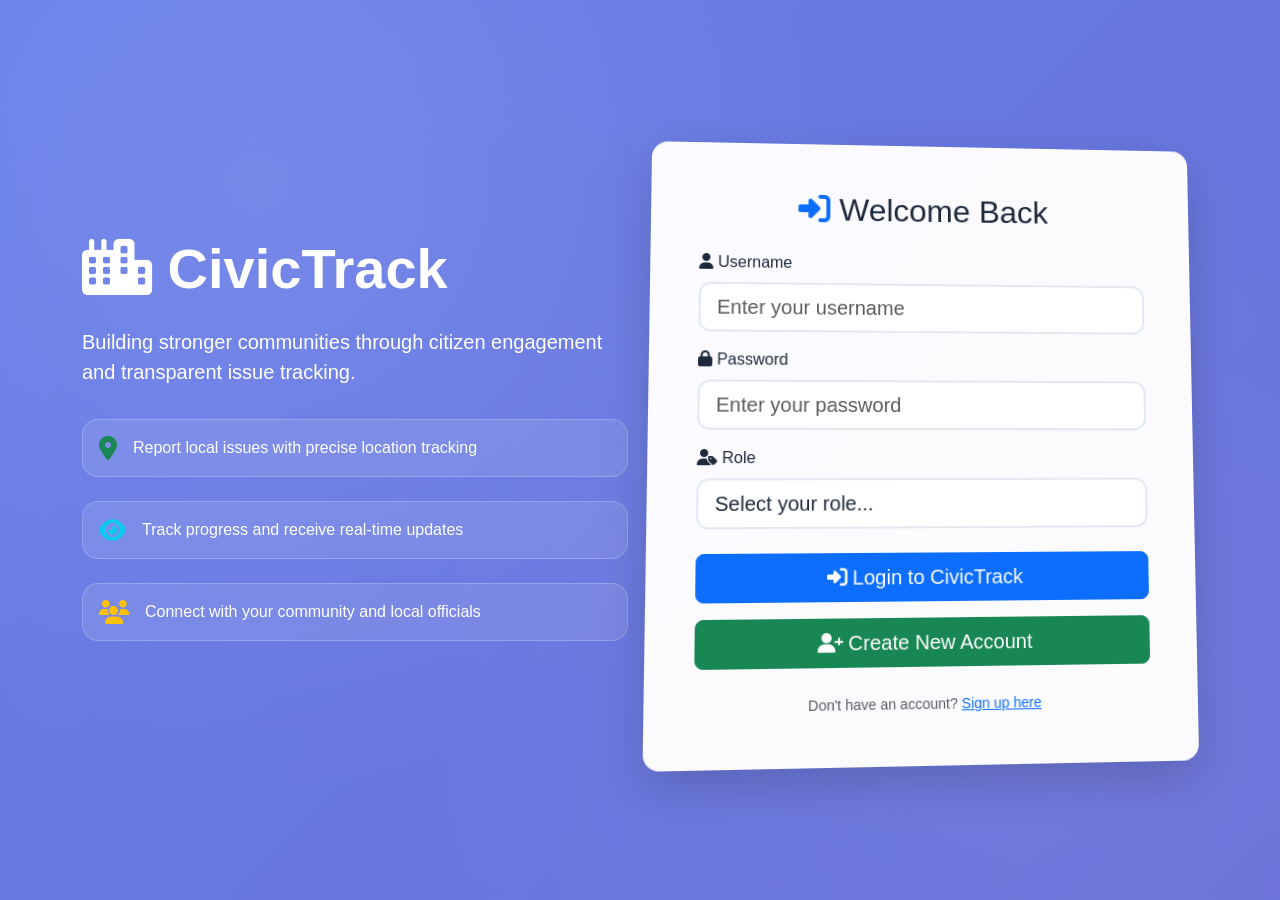
<file: CivicTrack-main/index.html>
<!DOCTYPE html>
<html lang="en">
<head>
    <meta charset="UTF-8">
    <meta name="viewport" content="width=device-width, initial-scale=1.0">
    <title>CivicTrack - Login</title>
    
    <!-- Crisp rendering -->
    <meta name="color-scheme" content="light dark">
    <meta name="theme-color" content="#2563eb">

    <link href="https://cdn.jsdelivr.net/npm/bootstrap@5.3.0/dist/css/bootstrap.min.css" rel="stylesheet">
    <link rel="stylesheet" href="https://cdnjs.cloudflare.com/ajax/libs/font-awesome/6.4.0/css/all.min.css">
    <link rel="stylesheet" href="styles/global.css">
    <link rel="stylesheet" href="styles/index.css">

    <style>
        * {
            -webkit-font-smoothing: antialiased;
            -moz-osx-font-smoothing: grayscale;
            text-rendering: optimizeLegibility;
        }
        body {
            background: linear-gradient(135deg, #667eea 0%, #764ba2 100%);
            min-height: 100vh;
            margin: 0;
            font-family: 'Segoe UI', Tahoma, Geneva, Verdana, sans-serif;
        }
    </style>
</head>
<body class="light-mode">
    <div class="hero-section">
        <div class="container">
            <div class="row min-vh-100 align-items-center">
                <div class="col-lg-6">
                    <div class="hero-content">
                        <h1 class="display-4 fw-bold text-white mb-4">
                            <i class="fas fa-city"></i> CivicTrack
                        </h1>
                        <p class="lead mb-4 text-white">Building stronger communities through citizen engagement and transparent issue tracking.</p>
                        <div class="features-list">
                            <div class="feature-item">
                                <i class="fas fa-map-marker-alt text-success"></i>
                                <span>Report local issues with precise location tracking</span>
                            </div>
                            <div class="feature-item">
                                <i class="fas fa-eye text-info"></i>
                                <span>Track progress and receive real-time updates</span>
                            </div>
                            <div class="feature-item">
                                <i class="fas fa-users text-warning"></i>
                                <span>Connect with your community and local officials</span>
                            </div>
                        </div>
                    </div>
                </div>
                
                <div class="col-lg-6">
                    <div class="login-card">
                        <div class="card shadow-lg border-0">
                            <div class="card-body p-5">
                                <h2 class="card-title text-center mb-4">
                                    <i class="fas fa-sign-in-alt text-primary"></i> Welcome Back
                                </h2>
                                
                                <form id="loginForm" class="login-form">
                                    <div class="mb-3">
                                        <label for="username" class="form-label">
                                            <i class="fas fa-user"></i> Username
                                        </label>
                                        <input type="text" class="form-control form-control-lg" 
                                               id="username" name="username" 
                                               placeholder="Enter your username" required>
                                    </div>
                                    
                                    <div class="mb-3">
                                        <label for="password" class="form-label">
                                            <i class="fas fa-lock"></i> Password
                                        </label>
                                        <input type="password" class="form-control form-control-lg" 
                                               id="password" name="password" 
                                               placeholder="Enter your password" required>
                                    </div>
                                    
                                    <div class="mb-4">
                                        <label for="role" class="form-label">
                                            <i class="fas fa-user-tag"></i> Role
                                        </label>
                                        <select class="form-select form-select-lg" id="role" name="role" required>
                                            <option value="">Select your role...</option>
                                            <option value="Citizen">Citizen - Report and track issues</option>
                                            <option value="Admin">Admin - Manage community reports</option>
                                        </select>
                                    </div>
                                    
                                    <button type="submit" class="btn btn-primary btn-lg w-100">
                                        <i class="fas fa-sign-in-alt"></i> Login to CivicTrack
                                    </button>
                                </form>

                                <div class="text-center my-3">
                                    <a href="signup.html" class="btn btn-success btn-lg w-100">
                                        <i class="fas fa-user-plus"></i> Create New Account
                                    </a>
                                </div>

                                <div class="text-center mt-4">
                                    <small class="text-muted">
                                        Don't have an account? <a href="signup.html">Sign up here</a>
                                    </small>
                                </div>
                            </div>
                        </div>
                    </div>
                </div>
            </div>
        </div>
    </div>

    <!-- Theme Toggle -->
    <!-- <div class="theme-toggle">
        <button class="btn btn-outline-light" id="themeToggle">
            <i class="fas fa-moon"></i>
        </button>
    </div> -->

    <script src="https://cdn.jsdelivr.net/npm/bootstrap@5.3.0/dist/js/bootstrap.bundle.min.js"></script>
    <script src="js/global.js"></script>
    <script src="js/auth.js"></script>
</body>
</html>
</file>
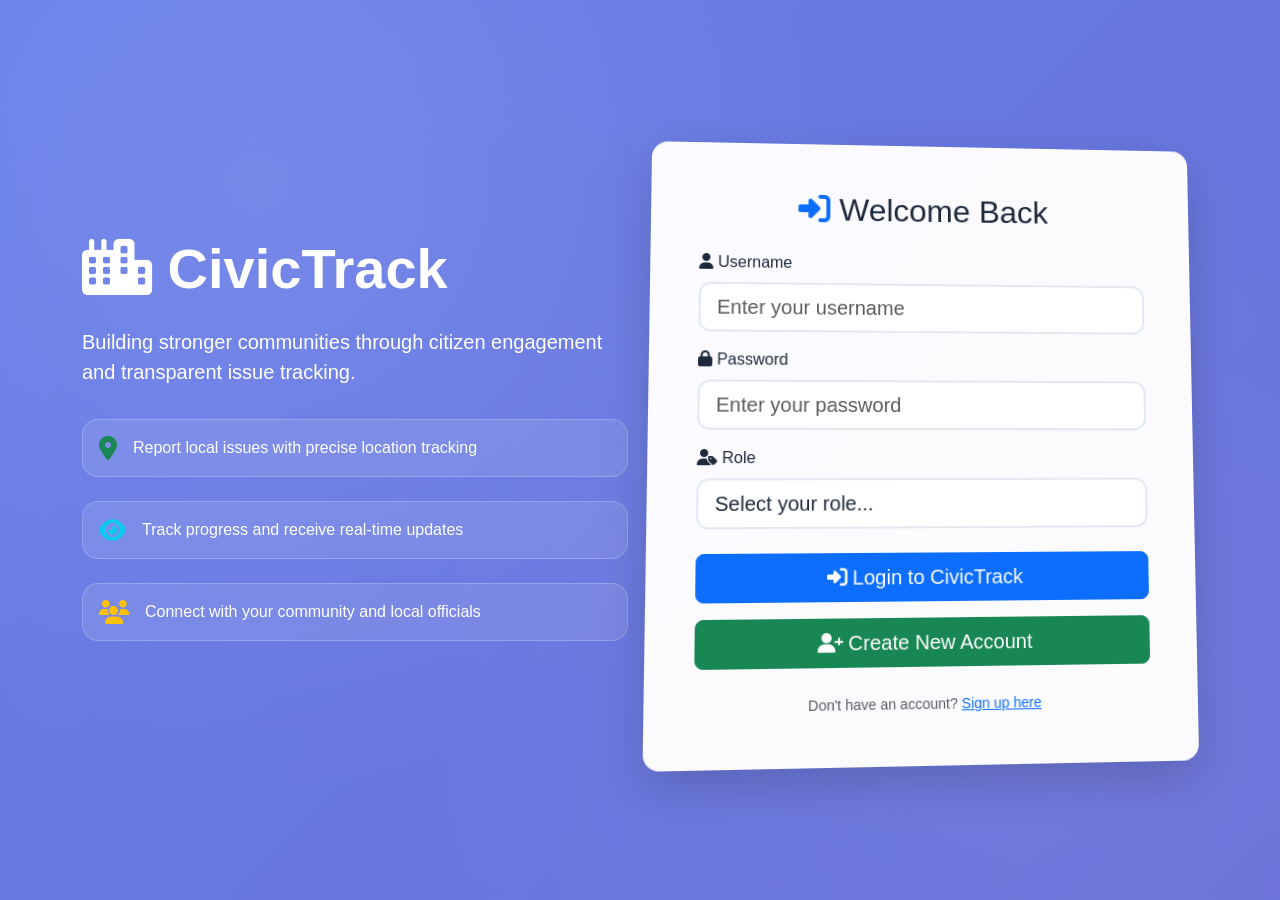
<file: CivicTrack-main/profile.html>
<!DOCTYPE html>
<html lang="en">
<head>
    <meta charset="UTF-8">
    <meta name="viewport" content="width=device-width, initial-scale=1.0">
    <title>CivicTrack - My Profile</title>
    <link href="https://cdn.jsdelivr.net/npm/bootstrap@5.3.0/dist/css/bootstrap.min.css" rel="stylesheet">
    <link rel="stylesheet" href="https://cdnjs.cloudflare.com/ajax/libs/font-awesome/6.4.0/css/all.min.css">
    <link rel="stylesheet" href="styles/global.css">
    <link rel="stylesheet" href="styles/profile.css">
</head>
<body class="light-mode">
    <!-- Navigation -->
    <nav class="navbar navbar-expand-lg navbar-dark bg-primary">
        <div class="container">
            <a class="navbar-brand" href="home.html">
                <i class="fas fa-city"></i> CivicTrack
            </a>
            
            <button class="navbar-toggler" type="button" data-bs-toggle="collapse" data-bs-target="#navbarNav">
                <span class="navbar-toggler-icon"></span>
            </button>
            
            <div class="collapse navbar-collapse" id="navbarNav">
                <ul class="navbar-nav me-auto">
                    <li class="nav-item">
                        <a class="nav-link" href="home.html">
                            <i class="fas fa-home"></i> Dashboard
                        </a>
                    </li>
                    <li class="nav-item">
                        <a class="nav-link" href="report.html">
                            <i class="fas fa-plus-circle"></i> Report Issue
                        </a>
                    </li>
                    <li class="nav-item">
                        <a class="nav-link" href="community.html">
                            <i class="fas fa-users"></i> Community
                        </a>
                    </li>
                    
                </ul>
                
                <ul class="navbar-nav">
                    <li class="nav-item dropdown">
                        <a class="nav-link dropdown-toggle" href="#" role="button" data-bs-toggle="dropdown">
                            <i class="fas fa-user"></i> <span id="currentUser">User</span>
                        </a>
                        <ul class="dropdown-menu">
                            <li><a class="dropdown-item" href="profile.html"><i class="fas fa-user-edit"></i> Profile</a></li>
                            <li><a class="dropdown-item" href="#" id="downloadData"><i class="fas fa-download"></i> Download My Data</a></li>
                            <li><hr class="dropdown-divider"></li>
                            <li><a class="dropdown-item" href="index.html"><i class="fas fa-sign-out-alt"></i> Logout</a></li>
                        </ul>
                    </li>
                    <li class="nav-item">
                        <button class="btn btn-outline-light ms-2" id="themeToggle">
                            <i class="fas fa-moon"></i>
                        </button>
                    </li>
                </ul>
            </div>
        </div>
    </nav>

    <div class="container py-4">
        <div class="row">
            <!-- Profile Sidebar -->
            <div class="col-lg-4">
                <div class="card shadow-sm mb-4">
                    <div class="card-body text-center">
                        <div class="profile-avatar mb-3">
                            <img src="https://images.unsplash.com/photo-1535713875002-d1d0cf377fde?w=150&h=150&fit=crop&crop=face" 
                                 alt="Profile" class="rounded-circle" id="profileImage">
                            <button class="btn btn-sm btn-primary change-avatar-btn" onclick="changeAvatar()">
                                <i class="fas fa-camera"></i>
                            </button>
                        </div>
                        <h4 id="profileName">Loading...</h4>
                        <p class="text-muted" id="profileRole">Citizen</p>
                        <div class="badge bg-success mb-3" id="profileStatus">Active</div>
                        
                        <div class="profile-stats">
                            <div class="row text-center">
                                <div class="col-4">
                                    <h5 id="reportsCount">0</h5>
                                    <small>Reports</small>
                                </div>
                                <div class="col-4">
                                    <h5 id="upvotesCount">0</h5>
                                    <small>Upvotes</small>
                                </div>
                                <div class="col-4">
                                    <h5 id="resolvedCount">0</h5>
                                    <small>Resolved</small>
                                </div>
                            </div>
                        </div>
                    </div>
                </div>
                
                <!-- Quick Actions -->
                <div class="card shadow-sm">
                    <div class="card-header bg-primary text-white">
                        <h5 class="mb-0"><i class="fas fa-bolt"></i> Quick Actions</h5>
                    </div>
                    <div class="card-body">
                        <div class="d-grid gap-2">
                            <a href="report.html" class="btn btn-success">
                                <i class="fas fa-plus"></i> Report New Issue
                            </a>
                            <button class="btn btn-outline-primary" onclick="editProfile()">
                                <i class="fas fa-edit"></i> Edit Profile
                            </button>
                            <button class="btn btn-outline-info" onclick="downloadUserData()">
                                <i class="fas fa-download"></i> Download Data
                            </button>
                        </div>
                    </div>
                </div>
            </div>
            
            <!-- Main Profile Content -->
            <div class="col-lg-8">
                <!-- Personal Information -->
                <div class="card shadow-lg mb-4">
                    <div class="card-header bg-primary text-white">
                        <h5 class="mb-0"><i class="fas fa-user-circle"></i> Personal Information</h5>
                    </div>
                    <div class="card-body">
                        <div class="row">
                            <div class="col-md-6">
                                <div class="info-item">
                                    <label>Full Name</label>
                                    <p id="infoFullName">Loading...</p>
                                </div>
                                <div class="info-item">
                                    <label>Email</label>
                                    <p id="infoEmail">Loading...</p>
                                </div>
                                <div class="info-item">
                                    <label>Phone</label>
                                    <p id="infoPhone">Loading...</p>
                                </div>
                                <div class="info-item">
                                    <label>Gender</label>
                                    <p id="infoGender">Loading...</p>
                                </div>
                            </div>
                            <div class="col-md-6">
                                <div class="info-item">
                                    <label>Date of Birth</label>
                                    <p id="infoDob">Loading...</p>
                                </div>
                                <div class="info-item">
                                    <label>Address</label>
                                    <p id="infoAddress">Loading...</p>
                                </div>
                                <div class="info-item">
                                    <label>Member Since</label>
                                    <p id="infoJoinDate">Loading...</p>
                                </div>
                                <div class="info-item" id="designationItem">
                                    <label>Designation</label>
                                    <p id="infoDesignation">Loading...</p>
                                </div>
                            </div>
                        </div>
                    </div>
                </div>
                
                <!-- Activity History -->
                <div class="card shadow-lg">
                    <div class="card-header bg-info text-white">
                        <h5 class="mb-0"><i class="fas fa-history"></i> Recent Activity</h5>
                    </div>
                    <div class="card-body">
                        <div class="activity-timeline" id="activityTimeline">
                            <!-- Activities will be loaded here -->
                        </div>
                    </div>
                </div>
            </div>
        </div>
    </div>

    <!-- Edit Profile Modal -->
    <div class="modal fade" id="editProfileModal" tabindex="-1">
        <div class="modal-dialog modal-lg">
            <div class="modal-content">
                <div class="modal-header">
                    <h5 class="modal-title">Edit Profile</h5>
                    <button type="button" class="btn-close" data-bs-dismiss="modal"></button>
                </div>
                <form id="editProfileForm">
                    <div class="modal-body">
                        <div class="row">
                            <div class="col-md-6 mb-3">
                                <label for="editFirstName" class="form-label">First Name</label>
                                <input type="text" class="form-control" id="editFirstName" required>
                            </div>
                            <div class="col-md-6 mb-3">
                                <label for="editLastName" class="form-label">Last Name</label>
                                <input type="text" class="form-control" id="editLastName" required>
                            </div>
                        </div>
                        
                        <div class="mb-3">
                            <label for="editEmail" class="form-label">Email</label>
                            <input type="email" class="form-control" id="editEmail" required>
                        </div>
                        
                        <div class="mb-3">
                            <label for="editPhone" class="form-label">Phone</label>
                            <input type="tel" class="form-control" id="editPhone" required>
                        </div>
                        
                        <div class="mb-3">
                            <label for="editAddress" class="form-label">Address</label>
                            <textarea class="form-control" id="editAddress" rows="3" required></textarea>
                        </div>
                        
                        <div class="row">
                            <div class="col-md-6 mb-3">
                                <label for="editGender" class="form-label">Gender</label>
                                <select class="form-select" id="editGender" required>
                                    <option value="Male">Male</option>
                                    <option value="Female">Female</option>
                                    <option value="Other">Other</option>
                                    <option value="Prefer not to say">Prefer not to say</option>
                                </select>
                            </div>
                            <div class="col-md-6 mb-3">
                                <label for="editDob" class="form-label">Date of Birth</label>
                                <input type="date" class="form-control" id="editDob" required>
                            </div>
                        </div>
                        
                        <div id="editDesignationField" class="mb-3 d-none">
                            <label for="editDesignation" class="form-label">Designation</label>
                            <input type="text" class="form-control" id="editDesignation">
                        </div>
                    </div>
                    <div class="modal-footer">
                        <button type="button" class="btn btn-secondary" data-bs-dismiss="modal">Cancel</button>
                        <button type="submit" class="btn btn-primary">Save Changes</button>
                    </div>
                </form>
            </div>
        </div>
    </div>

    <script src="https://cdn.jsdelivr.net/npm/bootstrap@5.3.0/dist/js/bootstrap.bundle.min.js"></script>
    <script src="js/global.js"></script>
    <script src="js/profile.js"></script>
</body>
</html>
</file>
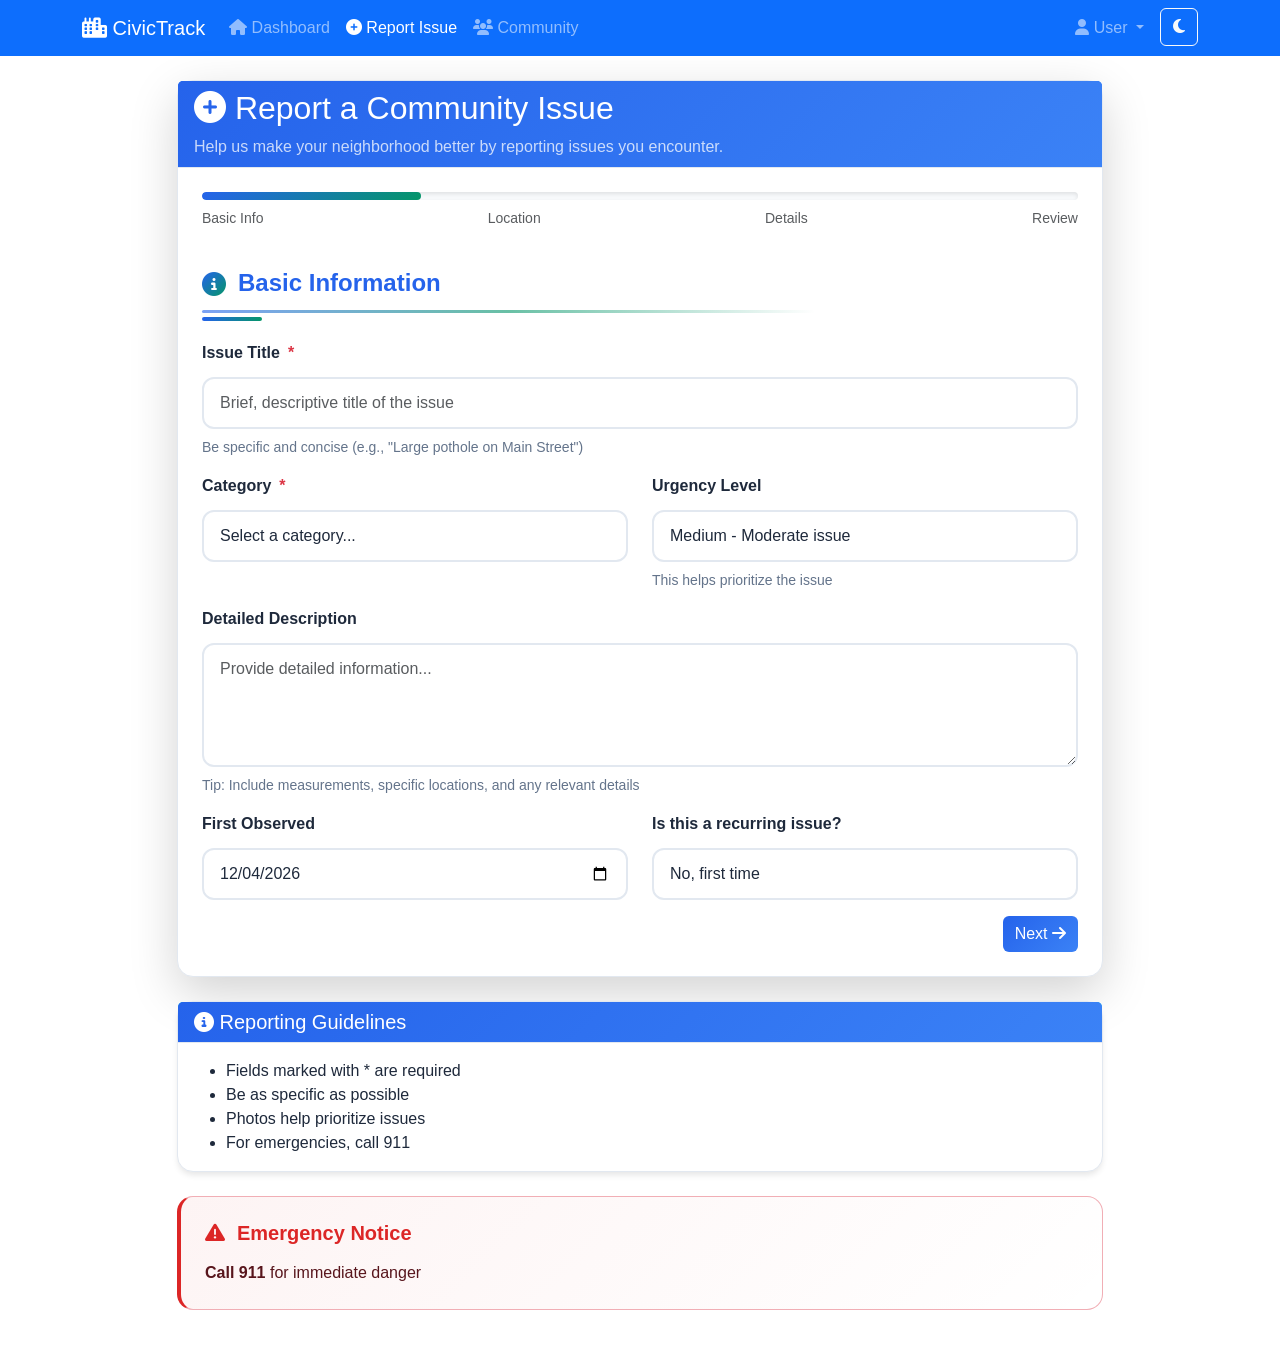
<file: CivicTrack-main/report.html>
<!DOCTYPE html>
<html lang="en">
<head>
    <meta charset="UTF-8">
    <meta name="viewport" content="width=device-width, initial-scale=1.0">
    <title>CivicTrack - Report Issue</title>
    <link href="https://cdn.jsdelivr.net/npm/bootstrap@5.3.0/dist/css/bootstrap.min.css" rel="stylesheet">
    <link rel="stylesheet" href="https://cdnjs.cloudflare.com/ajax/libs/font-awesome/6.4.0/css/all.min.css">
    <link rel="stylesheet" href="styles/global.css">
    <link rel="stylesheet" href="styles/report.css">
</head>
<body class="light-mode">

    <!-- Navigation -->
    <nav class="navbar navbar-expand-lg navbar-dark bg-primary">
        <div class="container">
            <a class="navbar-brand" href="home.html">
                <i class="fas fa-city"></i> CivicTrack
            </a>
            <button class="navbar-toggler" type="button" data-bs-toggle="collapse" data-bs-target="#navbarNav">
                <span class="navbar-toggler-icon"></span>
            </button>
            <div class="collapse navbar-collapse" id="navbarNav">
                <ul class="navbar-nav me-auto">
                    <li class="nav-item"><a class="nav-link" href="home.html"><i class="fas fa-home"></i> Dashboard</a></li>
                    <li class="nav-item"><a class="nav-link active" href="report.html"><i class="fas fa-plus-circle"></i> Report Issue</a></li>
                    <li class="nav-item"><a class="nav-link" href="community.html"><i class="fas fa-users"></i> Community</a></li>
                    
                </ul>
                <ul class="navbar-nav">
                    <li class="nav-item dropdown">
                        <a class="nav-link dropdown-toggle" href="#" role="button" data-bs-toggle="dropdown">
                            <i class="fas fa-user"></i> <span id="currentUser">User</span>
                        </a>
                        <ul class="dropdown-menu">
                            <li><a class="dropdown-item" href="profile.html"><i class="fas fa-user-edit"></i> Profile</a></li>
                            <li><a class="dropdown-item" href="#" onclick="DataExporter.exportUserData()"><i class="fas fa-download"></i> Download My Data</a></li>
                            <li><hr class="dropdown-divider"></li>
                            <li><a class="dropdown-item" href="index.html"><i class="fas fa-sign-out-alt"></i> Logout</a></li>
                        </ul>
                    </li>
                    <li class="nav-item">
                        <button class="btn btn-outline-light ms-2" id="themeToggle">
                            <i class="fas fa-moon"></i>
                        </button>
                    </li>
                </ul>
            </div>
        </div>
    </nav>

    <div class="container py-4">
        <div class="row justify-content-center">
            <div class="col-lg-10">

                <!-- Success Message -->
                <div class="alert alert-success d-none" id="successMessage">
                    <h5><i class="fas fa-check-circle"></i> Success!</h5>
                    <p>Your issue has been reported successfully. Thank you for helping improve your community!</p>
                    <p><strong>Report ID:</strong> <span id="reportId">#001</span></p>
                    <p><strong>Estimated Response Time:</strong> <span id="responseTime">2-3 business days</span></p>
                    <div class="mt-3">
                        <a href="home.html" class="btn btn-success me-2">
                            <i class="fas fa-arrow-left"></i> Return to Dashboard
                        </a>
                        <button class="btn btn-outline-primary" onclick="downloadReport()">
                            <i class="fas fa-download"></i> Download Report Copy
                        </button>
                    </div>
                </div>

                <!-- Error Message -->
                <div class="alert alert-danger d-none" id="errorMessage">
                    <h5><i class="fas fa-exclamation-triangle"></i> Please Fix the Following Errors:</h5>
                    <ul id="errorList"></ul>
                </div>

                <div class="card shadow-lg">
                    <div class="card-header bg-primary text-white">
                        <h2 class="mb-0"><i class="fas fa-plus-circle"></i> Report a Community Issue</h2>
                        <p class="mb-0 mt-2 opacity-75">Help us make your neighborhood better by reporting issues you encounter.</p>
                    </div>
                    
                    <div class="card-body p-4">
                        <form id="reportForm">
                            <!-- Progress Indicator -->
                            <div class="form-progress mb-4">
                                <div class="progress" style="height: 8px;">
                                    <div class="progress-bar" id="formProgress" style="width: 0%"></div>
                                </div>
                                <div class="d-flex justify-content-between mt-2">
                                    <small class="text-muted">Basic Info</small>
                                    <small class="text-muted">Location</small>
                                    <small class="text-muted">Details</small>
                                    <small class="text-muted">Review</small>
                                </div>
                            </div>

                            <!-- Step 1: Basic Information -->
                            <div class="form-step" id="step1">
                                <div class="section-header">
                                    <h4><i class="fas fa-info-circle"></i> Basic Information</h4>
                                    <hr>
                                </div>
                                
                                <div class="row">
                                    <div class="col-12 mb-3">
                                        <label for="title" class="form-label">Issue Title <span class="text-danger">*</span></label>
                                        <input type="text" class="form-control" id="title" name="title" 
                                               placeholder="Brief, descriptive title of the issue" required
                                               oninput="updateFormProgress()">
                                        <div class="form-text">Be specific and concise (e.g., "Large pothole on Main Street")</div>
                                    </div>
                                </div>
                                
                                <div class="row">
                                    <div class="col-md-6 mb-3">
                                        <label for="category" class="form-label">Category <span class="text-danger">*</span></label>
                                        <select class="form-select" id="category" name="category" required onchange="updateFormProgress()">
                                            <option value="">Select a category...</option>
                                            <option value="Roads & Transportation">Roads & Transportation</option>
                                            <option value="Street Lighting">Street Lighting</option>
                                            <option value="Water & Drainage">Water & Drainage</option>
                                            <option value="Cleanliness & Waste">Cleanliness & Waste</option>
                                            <option value="Parks & Recreation">Parks & Recreation</option>
                                            <option value="Public Safety">Public Safety</option>
                                            <option value="Utilities">Utilities</option>
                                            <option value="Noise Pollution">Noise Pollution</option>
                                            <option value="Animal Control">Animal Control</option>
                                            <option value="Graffiti & Vandalism">Graffiti & Vandalism</option>
                                            <option value="Other">Other</option>
                                        </select>
                                    </div>
                                    <div class="col-md-6 mb-3">
                                        <label for="urgency" class="form-label">Urgency Level</label>
                                        <select class="form-select" id="urgency" name="urgency" onchange="updateFormProgress()">
                                            <option value="Low">Low - Minor inconvenience</option>
                                            <option value="Medium" selected>Medium - Moderate issue</option>
                                            <option value="High">High - Safety concern</option>
                                            <option value="Critical">Critical - Immediate danger</option>
                                        </select>
                                        <div class="form-text">This helps prioritize the issue</div>
                                    </div>
                                </div>
                                
                                <div class="mb-3">
                                    <label for="description" class="form-label">Detailed Description</label>
                                    <textarea class="form-control" id="description" name="description" rows="4"
                                              placeholder="Provide detailed information..." oninput="updateFormProgress()"></textarea>
                                    <div class="form-text">Tip: Include measurements, specific locations, and any relevant details</div>
                                </div>

                                <div class="row">
                                    <div class="col-md-6 mb-3">
                                        <label for="firstObserved" class="form-label">First Observed</label>
                                        <input type="date" class="form-control" id="firstObserved" name="firstObserved">
                                    </div>
                                    <div class="col-md-6 mb-3">
                                        <label for="recurring" class="form-label">Is this a recurring issue?</label>
                                        <select class="form-select" id="recurring" name="recurring">
                                            <option value="No">No, first time</option>
                                            <option value="Yes">Yes, happens regularly</option>
                                            <option value="Unsure">Not sure</option>
                                        </select>
                                    </div>
                                </div>
                                
                                <div class="text-end">
                                    <button type="button" class="btn btn-primary" onclick="nextStep(2)">
                                        Next <i class="fas fa-arrow-right"></i>
                                    </button>
                                </div>
                            </div>
                            
                            <!-- Step 2: Location Details -->
                            <div class="form-step d-none" id="step2">
                                <div class="section-header">
                                    <h4><i class="fas fa-map-marker-alt"></i> Location Details</h4>
                                    <hr>
                                </div>
                                
                                <div class="row">
                                    <div class="col-md-8 mb-3">
                                        <label for="location" class="form-label">Specific Location <span class="text-danger">*</span></label>
                                        <input type="text" class="form-control" id="location" name="location" 
                                               placeholder="Where exactly is this issue located?" required
                                               oninput="updateFormProgress()">
                                        <div class="form-text">Be as specific as possible</div>
                                    </div>
                                    <div class="col-md-4 mb-3">
                                        <label class="form-label">&nbsp;</label>
                                        <button type="button" class="btn btn-outline-primary w-100" onclick="getCurrentLocationForForm()">
                                            <i class="fas fa-location-arrow"></i> Use My Location
                                        </button>
                                    </div>
                                </div>

                                <div class="row">
                                    <div class="col-md-6 mb-3">
                                        <label for="landmark" class="form-label">Nearest Landmark</label>
                                        <input type="text" class="form-control" id="landmark" name="landmark">
                                    </div>
                                    <div class="col-md-6 mb-3">
                                        <label for="ward" class="form-label">Ward/Zone Number</label>
                                        <input type="text" class="form-control" id="ward" name="ward">
                                    </div>
                                </div>

                                <div class="row">
                                    <div class="col-md-4 mb-3">
                                        <label for="accessibility" class="form-label">Accessibility</label>
                                        <select class="form-select" id="accessibility" name="accessibility">
                                            <option value="Public Area">Public Area</option>
                                            <option value="Private Property">Private Property</option>
                                            <option value="Restricted Area">Restricted Area</option>
                                            <option value="Unknown">Unknown</option>
                                        </select>
                                    </div>
                                    <div class="col-md-4 mb-3">
                                        <label for="traffic" class="form-label">Traffic Impact</label>
                                        <select class="form-select" id="traffic" name="traffic">
                                            <option value="None">No impact</option>
                                            <option value="Low">Low traffic</option>
                                            <option value="Medium">Moderate traffic</option>
                                            <option value="High">Heavy traffic</option>
                                        </select>
                                    </div>
                                    <div class="col-md-4 mb-3">
                                        <label for="affectedPeople" class="form-label">People Affected</label>
                                        <select class="form-select" id="affectedPeople" name="affectedPeople">
                                            <option value="Few">Few individuals</option>
                                            <option value="Neighborhood">Entire neighborhood</option>
                                            <option value="Community">Wider community</option>
                                            <option value="Unknown">Unknown</option>
                                        </select>
                                    </div>
                                </div>
                                
                                <div class="d-flex justify-content-between">
                                    <button type="button" class="btn btn-secondary" onclick="prevStep(1)">
                                        <i class="fas fa-arrow-left"></i> Previous
                                    </button>
                                    <button type="button" class="btn btn-primary" onclick="nextStep(3)">
                                        Next <i class="fas fa-arrow-right"></i>
                                    </button>
                                </div>
                            </div>
                            
                            <!-- Step 3: Media & Additional Details -->
                            <div class="form-step d-none" id="step3">
                                <div class="section-header">
                                    <h4><i class="fas fa-camera"></i> Media Documentation</h4>
                                    <hr>
                                </div>
                                
                                <div class="row">
                                    <div class="col-md-6 mb-3">
                                        <label for="image_url" class="form-label">Photo URL</label>
                                        <input type="url" class="form-control" id="image_url" name="image_url" 
                                               placeholder="Paste a link to an image">
                                        <div class="form-text">Link to an existing image online</div>
                                    </div>
                                    <div class="col-md-6 mb-3">
                                        <label for="file_upload" class="form-label">Upload Photos</label>
                                        <input type="file" class="form-control" id="file_upload" accept="image/*" multiple>
                                        <div class="form-text">Upload up to 5 photos</div>
                                    </div>
                                </div>

                                <div class="mb-3" id="imagePreviewContainer" style="display: none;">
                                    <div class="d-flex flex-wrap gap-2" id="imagePreviews"></div>
                                </div>

                                <div class="mb-3">
                                    <label for="video_url" class="form-label">Video Evidence</label>
                                    <input type="url" class="form-control" id="video_url" name="video_url">
                                </div>

                                <div class="section-header mt-4">
                                    <h4><i class="fas fa-clipboard-check"></i> Additional Information</h4>
                                    <hr>
                                </div>

                                <div class="row">
                                    <div class="col-md-6 mb-3">
                                        <label for="weather" class="form-label">Weather Conditions</label>
                                        <select class="form-select" id="weather" name="weather">
                                            <option value="">Select weather...</option>
                                            <option value="Clear">Clear</option>
                                            <option value="Rainy">Rainy</option>
                                            <option value="Snowy">Snowy</option>
                                            <option value="Foggy">Foggy</option>
                                            <option value="Windy">Windy</option>
                                        </select>
                                    </div>
                                    <div class="col-md-6 mb-3">
                                        <label for="timeOfDay" class="form-label">Time of Day</label>
                                        <select class="form-select" id="timeOfDay" name="timeOfDay">
                                            <option value="">Select time...</option>
                                            <option value="Morning">Morning (6AM-12PM)</option>
                                            <option value="Afternoon">Afternoon (12PM-6PM)</option>
                                            <option value="Evening">Evening (6PM-12AM)</option>
                                            <option value="Night">Night (12AM-6AM)</option>
                                        </select>
                                    </div>
                                </div>

                                <div class="mb-3">
                                    <label for="suggestions" class="form-label">Suggested Solution</label>
                                    <textarea class="form-control" id="suggestions" name="suggestions" rows="3"></textarea>
                                </div>

                                <div class="mb-3">
                                    <div class="form-check">
                                        <input class="form-check-input" type="checkbox" id="safetyHazard" name="safetyHazard">
                                        <label class="form-check-label text-danger fw-bold" for="safetyHazard">
                                            This issue poses an immediate safety hazard
                                        </label>
                                    </div>
                                </div>
                                
                                <div class="d-flex justify-content-between">
                                    <button type="button" class="btn btn-secondary" onclick="prevStep(2)">
                                        <i class="fas fa-arrow-left"></i> Previous
                                    </button>
                                    <button type="button" class="btn btn-primary" onclick="nextStep(4)">
                                        Next <i class="fas fa-arrow-right"></i>
                                    </button>
                                </div>
                            </div>
                            
                            <!-- Step 4: Review & Submit -->
                            <div class="form-step d-none" id="step4">
                                <div class="section-header">
                                    <h4><i class="fas fa-clipboard-list"></i> Review Your Report</h4>
                                    <hr>
                                </div>
                                
                                <div class="review-section">
                                    <div class="row">
                                        <div class="col-md-6">
                                            <h6>Basic Information</h6>
                                            <p><strong>Title:</strong> <span id="reviewTitle"></span></p>
                                            <p><strong>Category:</strong> <span id="reviewCategory"></span></p>
                                            <p><strong>Urgency:</strong> <span id="reviewUrgency"></span></p>
                                        </div>
                                        <div class="col-md-6">
                                            <h6>Location Details</h6>
                                            <p><strong>Location:</strong> <span id="reviewLocation"></span></p>
                                            <p><strong>Landmark:</strong> <span id="reviewLandmark"></span></p>
                                            <p><strong>Ward:</strong> <span id="reviewWard"></span></p>
                                        </div>
                                    </div>
                                    <div class="mt-3">
                                        <h6>Description</h6>
                                        <p id="reviewDescription"></p>
                                    </div>
                                    <div class="mt-3">
                                        <h6>Additional Details</h6>
                                        <p><strong>First Observed:</strong> <span id="reviewFirstObserved"></span></p>
                                        <p><strong>Recurring Issue:</strong> <span id="reviewRecurring"></span></p>
                                        <p><strong>Safety Hazard:</strong> <span id="reviewSafetyHazard"></span></p>
                                    </div>
                                </div>

                                <div class="section-header mt-4">
                                    <h4><i class="fas fa-user"></i> Contact Preferences</h4>
                                    <hr>
                                </div>
                                
                                <div class="mb-3">
                                    <div class="form-check">
                                        <input class="form-check-input" type="checkbox" id="anonymous" name="anonymous">
                                        <label class="form-check-label" for="anonymous">Submit this report anonymously</label>
                                    </div>
                                </div>
                                
                                <div id="contactInfo">
                                    <div class="row">
                                        <div class="col-md-4 mb-3">
                                            <label for="contact_name" class="form-label">Your Name</label>
                                            <input type="text" class="form-control" id="contact_name" name="contact_name">
                                        </div>
                                        <div class="col-md-4 mb-3">
                                            <label for="contact_email" class="form-label">Email Address</label>
                                            <input type="email" class="form-control" id="contact_email" name="contact_email">
                                        </div>
                                        <div class="col-md-4 mb-3">
                                            <label for="contact_phone" class="form-label">Phone Number</label>
                                            <input type="tel" class="form-control" id="contact_phone" name="contact_phone">
                                        </div>
                                    </div>
                                    <div class="mb-3">
                                        <label class="form-label">Notification Preferences</label>
                                        <div class="form-check">
                                            <input class="form-check-input" type="checkbox" id="notifyEmail" name="notifyEmail" checked>
                                            <label class="form-check-label" for="notifyEmail">Email notifications</label>
                                        </div>
                                        <div class="form-check">
                                            <input class="form-check-input" type="checkbox" id="notifySMS" name="notifySMS">
                                            <label class="form-check-label" for="notifySMS">SMS notifications</label>
                                        </div>
                                    </div>
                                </div>

                                <div class="form-check mb-4">
                                    <input class="form-check-input" type="checkbox" id="terms" required>
                                    <label class="form-check-label" for="terms">
                                        I confirm that the information provided is accurate
                                    </label>
                                </div>
                                
                                <div class="d-flex justify-content-between">
                                    <button type="button" class="btn btn-secondary" onclick="prevStep(3)">
                                        <i class="fas fa-arrow-left"></i> Previous
                                    </button>
                                    <button type="submit" class="btn btn-success btn-lg">
                                        <i class="fas fa-paper-plane"></i> Submit Issue Report
                                    </button>
                                </div>
                            </div>
                        </form>
                    </div>
                </div>
                
                <!-- Guidelines & Emergency -->
                <div class="card mt-4">
                    <div class="card-header bg-info text-white">
                        <h5 class="mb-0"><i class="fas fa-info-circle"></i> Reporting Guidelines</h5>
                    </div>
                    <div class="card-body">
                        <ul class="mb-0">
                            <li>Fields marked with * are required</li>
                            <li>Be as specific as possible</li>
                            <li>Photos help prioritize issues</li>
                            <li>For emergencies, call 911</li>
                        </ul>
                    </div>
                </div>
                
                <div class="alert alert-danger mt-4">
                    <h5><i class="fas fa-exclamation-triangle"></i> Emergency Notice</h5>
                    <p class="mb-0"><strong>Call 911</strong> for immediate danger</p>
                </div>
            </div>
        </div>
    </div>

    <!-- Scripts -->
    <script src="https://cdn.jsdelivr.net/npm/bootstrap@5.3.0/dist/js/bootstrap.bundle.min.js"></script>
    <script src="js/global.js"></script>

    <!-- Critical: Define currentUser BEFORE report.js -->
    <script>
        const currentUser = JSON.parse(localStorage.getItem("civictrack_current_user") || "null");
        if (!currentUser) {
            alert("Please log in to report an issue.");
            setTimeout(() => window.location.href = "index.html", 100);
        }

        // Pre-fill contact info
        document.addEventListener("DOMContentLoaded", () => {
            if (currentUser) {
                const set = (id, val) => {
                    const el = document.getElementById(id);
                    if (el) el.value = val || '';
                };
                set("contact_name", `${currentUser.firstName || ''} ${currentUser.lastName || ''}`.trim());
                set("contact_email", currentUser.email);
                set("contact_phone", currentUser.phone);
                document.getElementById("currentUser").textContent = currentUser.username || currentUser.email;
            }
            document.getElementById("firstObserved").value = new Date().toISOString().split("T")[0];
        });
    </script>
    <script>
    // **FIX: Consistent localStorage key**
    const currentUser = JSON.parse(localStorage.getItem("civictrack_user") || "null");
    if (!currentUser) {
        alert("Please log in to report an issue.");
        setTimeout(() => window.location.href = "index.html", 100);
    }

    document.addEventListener("DOMContentLoaded", () => {
        if (currentUser) {
            const set = (id, val) => {
                const el = document.getElementById(id);
                if (el) el.value = val || '';
            };
            set("contact_name", `${currentUser.firstName || ''} ${currentUser.lastName || ''}`.trim());
            set("contact_email", currentUser.email);
            set("contact_phone", currentUser.phone);
            document.getElementById("currentUser").textContent = `${currentUser.firstName} ${currentUser.lastName}`.trim() || currentUser.email;
        }
        document.getElementById("firstObserved").value = new Date().toISOString().split("T")[0];
    });
</script>

    <script src="js/report.js"></script>
</body>
</html>
</file>
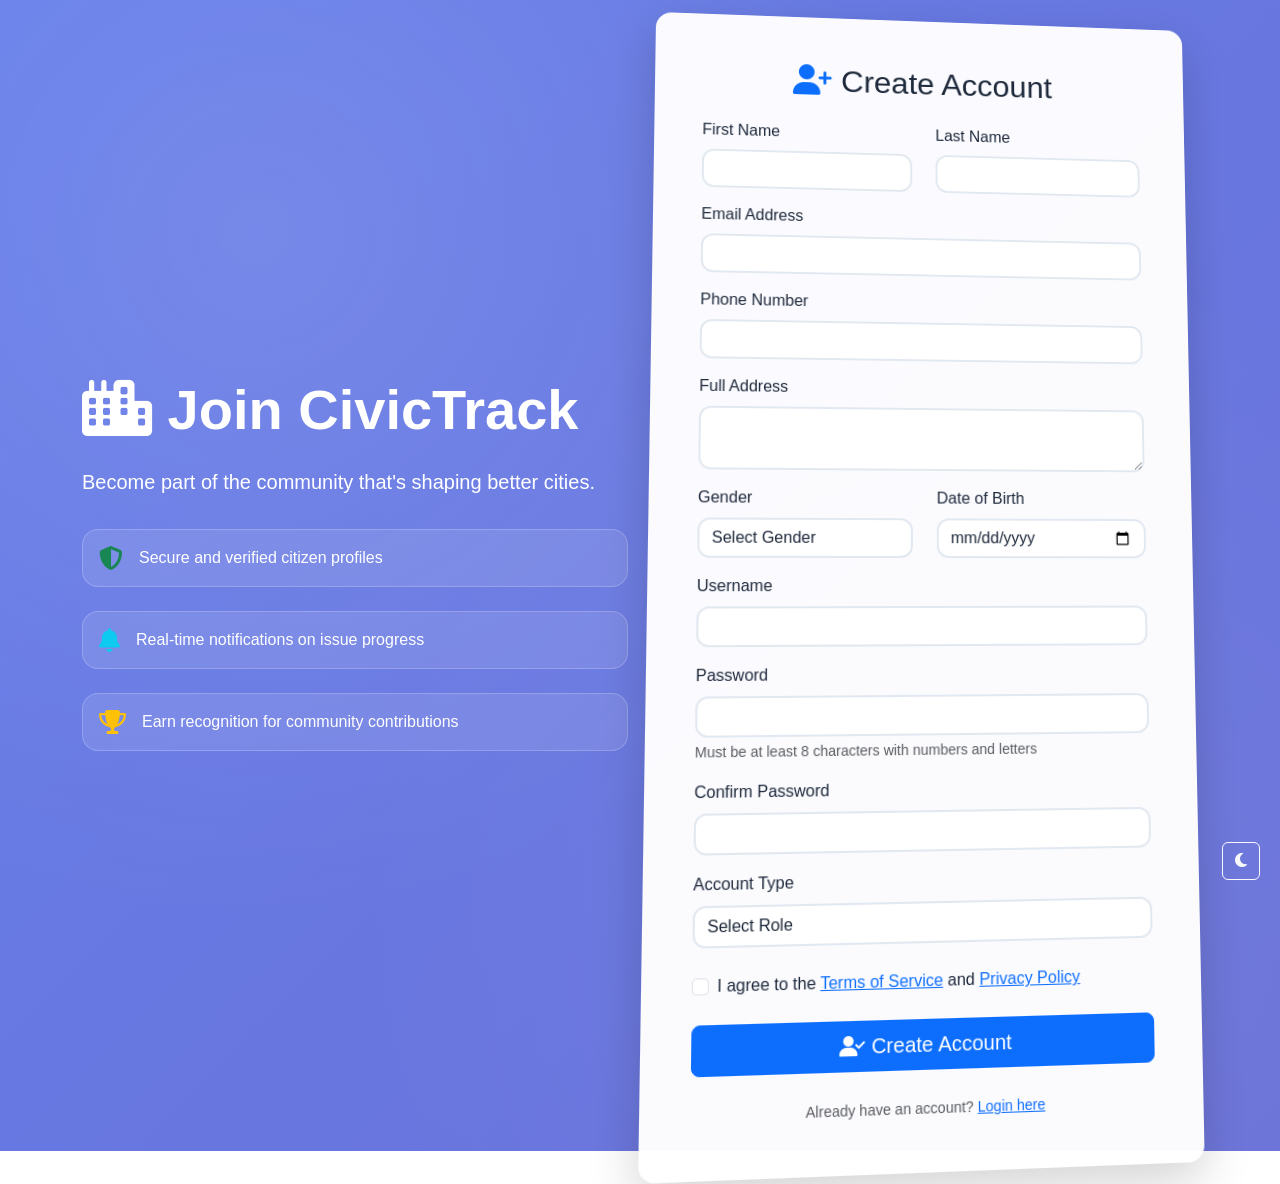
<file: CivicTrack-main/signup.html>
<!DOCTYPE html>
<html lang="en">
<head>
    <meta charset="UTF-8">
    <meta name="viewport" content="width=device-width, initial-scale=1.0">
    <title>CivicTrack - Sign Up</title>
    <link href="https://cdn.jsdelivr.net/npm/bootstrap@5.3.0/dist/css/bootstrap.min.css" rel="stylesheet">
    <link rel="stylesheet" href="https://cdnjs.cloudflare.com/ajax/libs/font-awesome/6.4.0/css/all.min.css">
    <link rel="stylesheet" href="styles/global.css">
    <link rel="stylesheet" href="styles/index.css">
</head>
<body class="light-mode">
    <div class="hero-section">
        <div class="container">
            <div class="row min-vh-100 align-items-center">
                <div class="col-lg-6">
                    <div class="hero-content">
                        <h1 class="display-4 fw-bold text-white mb-4 animate-fade-in">
                            <i class="fas fa-city"></i> Join CivicTrack
                        </h1>
                        <p class="lead mb-4 text-white">Become part of the community that's shaping better cities.</p>
                        <div class="features-list">
                            <div class="feature-item">
                                <i class="fas fa-shield-alt text-success"></i>
                                <span>Secure and verified citizen profiles</span>
                            </div>
                            <div class="feature-item">
                                <i class="fas fa-bell text-info"></i>
                                <span>Real-time notifications on issue progress</span>
                            </div>
                            <div class="feature-item">
                                <i class="fas fa-trophy text-warning"></i>
                                <span>Earn recognition for community contributions</span>
                            </div>
                        </div>
                    </div>
                </div>
                
                <div class="col-lg-6">
                    <div class="login-card">
                        <div class="card shadow-lg border-0">
                            <div class="card-body p-5">
                                <h2 class="card-title text-center mb-4">
                                    <i class="fas fa-user-plus text-primary"></i> Create Account
                                </h2>
                                
                                <form id="signupForm" class="signup-form">
                                    <div class="row">
                                        <div class="col-md-6 mb-3">
                                            <label for="firstName" class="form-label">First Name</label>
                                            <input type="text" class="form-control" id="firstName" name="firstName" required>
                                        </div>
                                        <div class="col-md-6 mb-3">
                                            <label for="lastName" class="form-label">Last Name</label>
                                            <input type="text" class="form-control" id="lastName" name="lastName" required>
                                        </div>
                                    </div>
                                    
                                    <div class="mb-3">
                                        <label for="email" class="form-label">Email Address</label>
                                        <input type="email" class="form-control" id="email" name="email" required>
                                    </div>
                                    
                                    <div class="mb-3">
                                        <label for="phone" class="form-label">Phone Number</label>
                                        <input type="tel" class="form-control" id="phone" name="phone" required>
                                    </div>
                                    
                                    <div class="mb-3">
                                        <label for="address" class="form-label">Full Address</label>
                                        <textarea class="form-control" id="address" name="address" rows="2" required></textarea>
                                    </div>
                                    
                                    <div class="row">
                                        <div class="col-md-6 mb-3">
                                            <label for="gender" class="form-label">Gender</label>
                                            <select class="form-select" id="gender" name="gender" required>
                                                <option value="">Select Gender</option>
                                                <option value="Male">Male</option>
                                                <option value="Female">Female</option>
                                                <option value="Other">Other</option>
                                                <option value="Prefer not to say">Prefer not to say</option>
                                            </select>
                                        </div>
                                        <div class="col-md-6 mb-3">
                                            <label for="dateOfBirth" class="form-label">Date of Birth</label>
                                            <input type="date" class="form-control" id="dateOfBirth" name="dateOfBirth" required>
                                        </div>
                                    </div>
                                    
                                    <div class="mb-3">
                                        <label for="username" class="form-label">Username</label>
                                        <input type="text" class="form-control" id="username" name="username" required>
                                    </div>
                                    
                                    <div class="mb-3">
                                        <label for="password" class="form-label">Password</label>
                                        <input type="password" class="form-control" id="password" name="password" required>
                                        <div class="form-text">Must be at least 8 characters with numbers and letters</div>
                                    </div>
                                    
                                    <div class="mb-3">
                                        <label for="confirmPassword" class="form-label">Confirm Password</label>
                                        <input type="password" class="form-control" id="confirmPassword" name="confirmPassword" required>
                                    </div>
                                    
                                    <div class="mb-4">
                                        <label for="role" class="form-label">Account Type</label>
                                        <select class="form-select" id="role" name="role" required>
                                            <option value="">Select Role</option>
                                            <option value="Citizen">Citizen - Report and track issues</option>
                                            <option value="Admin">Admin - Manage community reports</option>
                                        </select>
                                        <div id="adminFields" class="mt-3 d-none">
                                            <label for="designation" class="form-label">Designation</label>
                                            <input type="text" class="form-control" id="designation" name="designation" 
                                                   placeholder="e.g., City Manager, Department Head">
                                        </div>
                                    </div>
                                    
                                    <div class="form-check mb-4">
                                        <input class="form-check-input" type="checkbox" id="terms" required>
                                        <label class="form-check-label" for="terms">
                                            I agree to the <a href="#">Terms of Service</a> and <a href="#">Privacy Policy</a>
                                        </label>
                                    </div>
                                    
                                    <button type="submit" class="btn btn-primary btn-lg w-100 pulse-btn">
                                        <i class="fas fa-user-check"></i> Create Account
                                    </button>
                                </form>

                                <div class="text-center mt-4">
                                    <small class="text-muted">
                                        Already have an account? <a href="index.html">Login here</a>
                                    </small>
                                </div>
                            </div>
                        </div>
                    </div>
                </div>
            </div>
        </div>
    </div>

    <!-- Theme Toggle -->
    <div class="theme-toggle">
        <button class="btn btn-outline-light" id="themeToggle">
            <i class="fas fa-moon"></i>
        </button>
    </div>

    <script src="https://cdn.jsdelivr.net/npm/bootstrap@5.3.0/dist/js/bootstrap.bundle.min.js"></script>
    <script src="js/global.js"></script>
    <script src="js/auth.js"></script>
</body>
</html>
</file>
<file: CivicTrack-main/styles/global.css>
/* global.css – ENHANCED, DARK MODE READY */
:root {
    --primary-color: #2563eb;
    --secondary-color: #059669;
    --accent-color: #dc2626;
    --warning-color: #d97706;
    --info-color: #0891b2;
    --light-color: #f8fafc;
    --dark-color: #1e293b;
    --shadow: 0 4px 6px -1px rgba(0, 0, 0, 0.1);
    --shadow-lg: 0 20px 25px -5px rgba(0, 0, 0, 0.1);
    --shadow-3d: 0 25px 50px -12px rgba(0, 0, 0, 0.25);
}

.light-mode {
    --bg-primary: #ffffff;
    --bg-secondary: #f8fafc;
    --bg-card: #ffffff;
    --text-primary: #1e293b;
    --text-secondary: #64748b;
    --border-color: #e2e8f0;
    --shadow-color: rgba(0, 0, 0, 0.1);
}

.dark-mode {
    --bg-primary: #0f172a;
    --bg-secondary: #1e293b;
    --bg-card: #1e293b;
    --text-primary: #f1f5f9;
    --text-secondary: #94a3b8;
    --border-color: #334155;
    --shadow-color: rgba(0, 0, 0, 0.3);
}

body {
    background: var(--bg-primary);
    color: var(--text-primary);
    transition: all 0.3s ease;
    font-family: 'Segoe UI', Tahoma, Geneva, Verdana, sans-serif;
}

.card {
    background: var(--bg-card);
    border: 1px solid var(--border-color);
    color: var(--text-primary);
    box-shadow: var(--shadow);
    transition: all 0.3s cubic-bezier(0.4, 0, 0.2, 1);
    border-radius: 1rem;
}

.card-header {
    background: linear-gradient(135deg, var(--primary-color), #3b82f6);
    color: white;
    border-bottom: 1px solid var(--border-color);
}

.form-control, .form-select {
    background: var(--bg-card);
    border: 2px solid var(--border-color);
    color: var(--text-primary);
    border-radius: 0.75rem;
    transition: all 0.3s ease;
}

.form-control:focus, .form-select:focus {
    border-color: var(--primary-color);
    box-shadow: 0 0 0 0.25rem rgba(37, 99, 235, 0.25);
    background: var(--bg-card);
}

.notification-toast {
    border: none;
    border-radius: 12px;
    backdrop-filter: blur(10px);
    border: 1px solid var(--border-color);
}

.theme-toggle {
    position: fixed;
    bottom: 20px;
    right: 20px;
    z-index: 1000;
}

.fade-in {
    opacity: 0;
    transform: translateY(15px);
    animation: fadeInUp 0.8s ease-out forwards;
}

@keyframes fadeInUp {
    to { opacity: 1; transform: translateY(0); }
}

.hover-scale {
    transition: transform 0.25s ease, box-shadow 0.25s ease;
}
.hover-scale:hover {
    transform: translateY(-5px) scale(1.03);
    box-shadow: 0 8px 20px rgba(0, 0, 0, 0.15);
}

@media (max-width: 768px) {
    .container { padding: 0 15px; }
}
</file>
<file: CivicTrack-main/styles/index.css>
/* index.css – CRISP, MODERN, NO BLUR */
.hero-section {
    background: linear-gradient(135deg, #667eea 0%, #764ba2 100%);
    background-size: 400% 400%;
    animation: morphBackground 20s ease infinite;
    color: white;
    min-height: 100vh;
    position: relative;
    z-index: 1;
}

.hero-section::before {
    content: '';
    position: absolute;
    inset: 0;
    background: 
        radial-gradient(circle at 20% 20%, rgba(255,255,255,0.1) 0%, transparent 50%),
        radial-gradient(circle at 80% 80%, rgba(255,255,255,0.05) 0%, transparent 50%);
    animation: float 8s ease-in-out infinite;
    z-index: 0;
}

.hero-content, .login-card { position: relative; z-index: 3; }

.features-list { margin-top: 2rem; }
.feature-item {
    display: flex; align-items: center; margin-bottom: 1.5rem;
    padding: 1rem; border-radius: 1rem;
    background: rgba(255,255,255,0.1);
    border: 1px solid rgba(255,255,255,0.2);
    transition: all 0.3s ease;
}
.feature-item:hover {
    transform: translateX(8px) scale(1.02);
    background: rgba(255,255,255,0.2);
}
.feature-item i { margin-right: 1rem; font-size: 1.5rem; animation: bounce3D 3s infinite; }

/* CRISP CARD – NO BLUR */
.login-card .card {
    background: rgba(255, 255, 255, 0.97);
    border: 1px solid rgba(255, 255, 255, 0.4);
    border-radius: 1rem;
    transform: perspective(800px) rotateY(3deg) rotateX(3deg);
    transition: all 0.4s cubic-bezier(0.4, 0, 0.2, 1);
    box-shadow: 0 25px 50px -12px rgba(0, 0, 0, 0.25);
    -webkit-font-smoothing: antialiased;
}
.login-card .card:hover {
    transform: perspective(800px) rotateY(0) rotateX(0) scale(1.02);
    box-shadow: 0 30px 60px -12px rgba(0, 0, 0, 0.3);
}

.theme-toggle {
    position: fixed; bottom: 20px; right: 20px; z-index: 1000;
}

/* Animations */
@keyframes morphBackground { 
    0%,100%{background:linear-gradient(135deg,#667eea,#764ba2)} 
    25%{background:linear-gradient(135deg,#f093fb,#f5576c)} 
    50%{background:linear-gradient(135deg,#4facfe,#00f2fe)} 
    75%{background:linear-gradient(135deg,#43e97b,#38f9d7)} 
}
@keyframes float { 0%,100%{transform:translateY(0)} 50%{transform:translateY(-15px)} }
@keyframes bounce3D { 0%,20%,50%,80%,100%{transform:translateY(0)} 40%{transform:translateY(-8px)} 60%{transform:translateY(-4px)} }

@media (max-width: 768px) {
    .login-card .card { transform: none; margin: 1rem; }
    .login-card .card:hover { transform: scale(1.02); }
}
</file>
<file: CivicTrack-main/styles/profile.css>
/* Profile Page Specific Styles */
.profile-avatar {
    position: relative;
    display: inline-block;
}

.profile-avatar img {
    width: 120px;
    height: 120px;
    object-fit: cover;
    border: 4px solid var(--primary-color);
}

.change-avatar-btn {
    position: absolute;
    bottom: 5px;
    right: 5px;
    width: 35px;
    height: 35px;
    border-radius: 50%;
    padding: 0;
}

.profile-stats {
    border-top: 1px solid var(--border-color);
    padding-top: 1rem;
}

.profile-stats h5 {
    margin-bottom: 0.25rem;
    color: var(--primary-color);
}

.profile-stats small {
    color: var(--text-secondary);
    font-size: 0.8rem;
}

.info-item {
    margin-bottom: 1.5rem;
    padding: 1rem;
    background: var(--bg-secondary);
    border-radius: 0.75rem;
    border: 1px solid var(--border-color);
}

.info-item label {
    font-weight: 600;
    color: var(--text-secondary);
    margin-bottom: 0.5rem;
    display: block;
    font-size: 0.9rem;
}

.info-item p {
    margin: 0;
    color: var(--text-primary);
    font-size: 1rem;
}

.activity-timeline {
    position: relative;
    padding-left: 2rem;
}

.activity-timeline::before {
    content: '';
    position: absolute;
    left: 1rem;
    top: 0;
    bottom: 0;
    width: 2px;
    background: linear-gradient(180deg, var(--primary-color), var(--secondary-color));
}

.activity-item {
    position: relative;
    margin-bottom: 1.5rem;
    padding: 1rem;
    background: var(--bg-secondary);
    border-radius: 0.5rem;
    border-left: 4px solid var(--primary-color);
}

.activity-item::before {
    content: '';
    position: absolute;
    left: -2.2rem;
    top: 1.5rem;
    width: 12px;
    height: 12px;
    border-radius: 50%;
    background: var(--primary-color);
    border: 3px solid var(--bg-primary);
}

.activity-item .activity-time {
    font-size: 0.8rem;
    color: var(--text-secondary);
}

/* Edit Profile Modal */
#editProfileModal .modal-content {
    background: var(--bg-card);
    color: var(--text-primary);
}

#editProfileModal .modal-header {
    border-bottom: 1px solid var(--border-color);
}

#editProfileModal .modal-footer {
    border-top: 1px solid var(--border-color);
}
</file>
<file: CivicTrack-main/styles/report.css>
/* Report Form Specific Styles - ENHANCED VERSION */
.form-progress {
    margin-bottom: 2.5rem;
    position: relative;
}

.form-progress .progress {
    height: 12px;
    border-radius: 10px;
    background: var(--bg-secondary);
    overflow: hidden;
    box-shadow: inset 0 2px 4px rgba(0, 0, 0, 0.1);
}

.form-progress .progress-bar {
    background: linear-gradient(135deg, var(--primary-color), var(--secondary-color));
    border-radius: 10px;
    transition: width 0.6s cubic-bezier(0.4, 0, 0.2, 1);
    position: relative;
    overflow: hidden;
}

.form-progress .progress-bar::after {
    content: '';
    position: absolute;
    top: 0;
    left: -100%;
    width: 100%;
    height: 100%;
    background: linear-gradient(90deg, transparent, rgba(255, 255, 255, 0.4), transparent);
    animation: shimmer 2s infinite;
}

.progress-labels {
    display: flex;
    justify-content: space-between;
    margin-top: 0.75rem;
    position: relative;
}

.progress-labels small {
    font-weight: 600;
    color: var(--text-secondary);
    transition: all 0.3s ease;
    position: relative;
    padding: 0.25rem 0.5rem;
    border-radius: 0.5rem;
}

.progress-labels small.active {
    color: var(--primary-color);
    background: rgba(37, 99, 235, 0.1);
    transform: translateY(-2px);
}

.form-step {
    animation: slideInUp 0.6s cubic-bezier(0.4, 0, 0.2, 1);
    position: relative;
}

.form-step h4 {
    color: var(--primary-color);
    margin-bottom: 1.5rem;
    font-weight: 700;
    display: flex;
    align-items: center;
    gap: 0.75rem;
}

.form-step h4 i {
    background: linear-gradient(135deg, var(--primary-color), var(--secondary-color));
    -webkit-background-clip: text;
    -webkit-text-fill-color: transparent;
    font-size: 1.5rem;
}

.review-section {
    background: var(--bg-secondary);
    padding: 2rem;
    border-radius: 1rem;
    border: 1px solid var(--border-color);
    box-shadow: 0 4px 12px rgba(0, 0, 0, 0.05);
    transition: all 0.3s ease;
}

.review-section:hover {
    transform: translateY(-2px);
    box-shadow: 0 8px 20px rgba(0, 0, 0, 0.1);
}

.review-section h6 {
    color: var(--primary-color);
    margin-bottom: 1.25rem;
    border-bottom: 2px solid var(--primary-color);
    padding-bottom: 0.75rem;
    font-weight: 700;
    display: flex;
    align-items: center;
    gap: 0.5rem;
}

.review-section h6 i {
    opacity: 0.8;
}

.review-section p {
    margin-bottom: 0.75rem;
    line-height: 1.6;
    padding: 0.5rem 0;
    border-bottom: 1px solid var(--border-color);
}

.review-section p:last-child {
    border-bottom: none;
}

.review-section strong {
    color: var(--text-primary);
    min-width: 140px;
    display: inline-block;
    font-weight: 700;
}

/* Image Previews - Enhanced */
.image-preview-item {
    position: relative;
    display: inline-block;
    margin: 0.5rem;
    border-radius: 0.75rem;
    overflow: hidden;
    box-shadow: 0 4px 8px rgba(0, 0, 0, 0.1);
    transition: all 0.3s cubic-bezier(0.4, 0, 0.2, 1);
}

.image-preview-item:hover {
    transform: scale(1.05);
    box-shadow: 0 8px 16px rgba(0, 0, 0, 0.2);
}

.image-preview-item img {
    width: 120px;
    height: 90px;
    object-fit: cover;
    border-radius: 0.75rem;
}

.image-preview-item .remove-image {
    position: absolute;
    top: -8px;
    right: -8px;
    width: 24px;
    height: 24px;
    border-radius: 50%;
    padding: 0;
    display: flex;
    align-items: center;
    justify-content: center;
    font-size: 0.7rem;
    background: var(--accent-color);
    border: 2px solid var(--bg-primary);
    box-shadow: 0 2px 6px rgba(0, 0, 0, 0.2);
    transition: all 0.3s ease;
}

.image-preview-item .remove-image:hover {
    transform: scale(1.1);
    background: #dc2626;
}

/* Form Sections - Enhanced */
.section-header {
    margin: 2.5rem 0 1.75rem;
    position: relative;
}

.section-header::before {
    content: '';
    position: absolute;
    left: 0;
    bottom: -0.5rem;
    width: 60px;
    height: 4px;
    background: linear-gradient(90deg, var(--primary-color), var(--secondary-color));
    border-radius: 2px;
}

.section-header h4 {
    color: var(--primary-color);
    font-weight: 700;
    font-size: 1.5rem;
    margin-bottom: 0.5rem;
}

.section-header hr {
    border: none;
    height: 3px;
    background: linear-gradient(90deg, var(--primary-color), var(--secondary-color), transparent 70%);
    margin: 0.75rem 0;
    border-radius: 2px;
    opacity: 0.6;
}

/* Enhanced Form Controls */
.form-label {
    font-weight: 700;
    color: var(--text-primary);
    margin-bottom: 0.75rem;
    display: flex;
    align-items: center;
    gap: 0.5rem;
    font-size: 1rem;
}

.form-label i {
    color: var(--primary-color);
    width: 20px;
}

.form-control, .form-select {
    border: 2px solid var(--border-color);
    border-radius: 0.75rem;
    padding: 0.75rem 1rem;
    font-size: 1rem;
    transition: all 0.3s cubic-bezier(0.4, 0, 0.2, 1);
    background: var(--bg-primary);
}

.form-control:focus, .form-select:focus {
    border-color: var(--primary-color);
    box-shadow: 0 0 0 0.25rem rgba(37, 99, 235, 0.15);
    transform: translateY(-2px);
    background: var(--bg-primary);
}

.form-text {
    color: var(--text-secondary);
    font-size: 0.875rem;
    margin-top: 0.5rem;
    display: flex;
    align-items: center;
    gap: 0.5rem;
}

.form-text i {
    color: var(--info-color);
}

/* Step Navigation - Enhanced */
.btn-step {
    padding: 0.875rem 2.25rem;
    font-weight: 700;
    border-radius: 0.875rem;
    border: 2px solid transparent;
    transition: all 0.3s cubic-bezier(0.4, 0, 0.2, 1);
    position: relative;
    overflow: hidden;
}

.btn-step::before {
    content: '';
    position: absolute;
    top: 0;
    left: -100%;
    width: 100%;
    height: 100%;
    background: linear-gradient(90deg, transparent, rgba(255, 255, 255, 0.3), transparent);
    transition: left 0.5s ease;
}

.btn-step:hover::before {
    left: 100%;
}

.btn-step:hover {
    transform: translateY(-3px);
    box-shadow: 0 8px 20px rgba(0, 0, 0, 0.15);
}

.btn-primary {
    background: linear-gradient(135deg, var(--primary-color), #3b82f6);
    border: none;
}

.btn-primary:hover {
    background: linear-gradient(135deg, #1d4ed8, var(--primary-color));
}

/* Success Message Enhancements */
#successMessage {
    border-left: 4px solid var(--secondary-color);
    border-radius: 1rem;
    padding: 2rem;
    background: linear-gradient(135deg, rgba(5, 150, 105, 0.05), transparent);
    animation: bounceIn 0.8s cubic-bezier(0.4, 0, 0.2, 1);
}

#successMessage h5 {
    color: var(--secondary-color);
    font-weight: 700;
    margin-bottom: 1rem;
    display: flex;
    align-items: center;
    gap: 0.75rem;
}

/* Emergency Notice - Enhanced */
.alert-danger {
    border-left: 4px solid var(--accent-color);
    border-radius: 1rem;
    padding: 1.5rem;
    background: linear-gradient(135deg, rgba(220, 38, 38, 0.05), transparent);
    animation: pulse 2s infinite;
}

.alert-danger h5 {
    color: var(--accent-color);
    font-weight: 700;
    margin-bottom: 1rem;
    display: flex;
    align-items: center;
    gap: 0.75rem;
}

/* Custom file upload - Enhanced */
.custom-file-upload {
    border: 2px dashed var(--border-color);
    border-radius: 1rem;
    padding: 2.5rem;
    text-align: center;
    cursor: pointer;
    transition: all 0.3s cubic-bezier(0.4, 0, 0.2, 1);
    background: var(--bg-secondary);
    position: relative;
    overflow: hidden;
}

.custom-file-upload::before {
    content: '';
    position: absolute;
    top: 0;
    left: -100%;
    width: 100%;
    height: 100%;
    background: linear-gradient(90deg, transparent, rgba(37, 99, 235, 0.1), transparent);
    transition: left 0.6s ease;
}

.custom-file-upload:hover::before {
    left: 100%;
}

.custom-file-upload:hover {
    border-color: var(--primary-color);
    background: var(--bg-primary);
    transform: translateY(-2px);
    box-shadow: 0 8px 20px rgba(0, 0, 0, 0.1);
}

.custom-file-upload i {
    font-size: 2.5rem;
    color: var(--primary-color);
    margin-bottom: 1rem;
    transition: all 0.3s ease;
}

.custom-file-upload:hover i {
    transform: scale(1.1);
    color: var(--secondary-color);
}

/* Required field indicators */
.form-label.required::after {
    content: '*';
    color: var(--accent-color);
    margin-left: 0.25rem;
}

/* Checkbox and radio enhancements */
.form-check-input:checked {
    background-color: var(--primary-color);
    border-color: var(--primary-color);
}

.form-check-label {
    color: var(--text-primary);
    font-weight: 500;
}

/* Responsive Design - Enhanced */
@media (max-width: 768px) {
    .form-progress .progress {
        height: 10px;
    }
    
    .progress-labels {
        flex-wrap: wrap;
        gap: 0.5rem;
    }
    
    .progress-labels small {
        font-size: 0.7rem;
        padding: 0.2rem 0.4rem;
    }
    
    .review-section {
        padding: 1.25rem;
    }
    
    .review-section strong {
        min-width: 100px;
        display: block;
        margin-bottom: 0.25rem;
        font-size: 0.9rem;
    }
    
    .review-section p {
        font-size: 0.9rem;
    }
    
    .btn-step {
        padding: 0.75rem 1.5rem;
        width: 100%;
        margin-bottom: 0.75rem;
        font-size: 0.9rem;
    }
    
    .section-header h4 {
        font-size: 1.3rem;
    }
    
    .image-preview-item img {
        width: 100px;
        height: 80px;
    }
    
    .custom-file-upload {
        padding: 2rem 1rem;
    }
    
    .custom-file-upload i {
        font-size: 2rem;
    }
}

/* Animations */
@keyframes fadeIn {
    from {
        opacity: 0;
        transform: translateY(30px) scale(0.95);
    }
    to {
        opacity: 1;
        transform: translateY(0) scale(1);
    }
}

@keyframes slideInUp {
    from {
        opacity: 0;
        transform: translateY(50px);
    }
    to {
        opacity: 1;
        transform: translateY(0);
    }
}

@keyframes shimmer {
    0% {
        left: -100%;
    }
    100% {
        left: 100%;
    }
}

@keyframes bounceIn {
    0% {
        opacity: 0;
        transform: scale(0.3);
    }
    50% {
        opacity: 1;
        transform: scale(1.05);
    }
    70% {
        transform: scale(0.9);
    }
    100% {
        opacity: 1;
        transform: scale(1);
    }
}

@keyframes pulse {
    0%, 100% {
        opacity: 1;
    }
    50% {
        opacity: 0.8;
    }
}

/* Dark mode adjustments */
.dark-mode .review-section {
    background: var(--bg-primary);
    box-shadow: 0 4px 12px rgba(0, 0, 0, 0.3);
}

.dark-mode .custom-file-upload {
    background: var(--bg-primary);
    border-color: var(--border-color);
}

.dark-mode .form-control,
.dark-mode .form-select {
    background: var(--bg-secondary);
    border-color: var(--border-color);
    color: var(--text-primary);
}

.dark-mode .form-control:focus,
.dark-mode .form-select:focus {
    background: var(--bg-secondary);
    border-color: var(--primary-color);
}

.dark-mode .progress-labels small.active {
    background: rgba(37, 99, 235, 0.2);
}

/* Loading states */
.loading {
    position: relative;
    overflow: hidden;
}

.loading::after {
    content: '';
    position: absolute;
    top: 0;
    left: -100%;
    width: 100%;
    height: 100%;
    background: linear-gradient(90deg, transparent, rgba(255, 255, 255, 0.2), transparent);
    animation: shimmer 1.5s infinite;
}

/* Success state animations */
.success-checkmark {
    width: 80px;
    height: 80px;
    margin: 0 auto 1.5rem;
    position: relative;
}

.success-checkmark .check-icon {
    width: 80px;
    height: 80px;
    position: relative;
    border-radius: 50%;
    box-sizing: content-box;
    border: 4px solid var(--secondary-color);
    animation: fill .4s ease-in-out .4s forwards, scale .3s ease-in-out .9s both;
}

.success-checkmark .check-icon::before {
    content: '';
    position: absolute;
    top: 3px;
    left: -2px;
    width: 30px;
    height: 60px;
    border-top: 4px solid transparent;
    border-left: 4px solid transparent;
    border-right: 4px solid var(--secondary-color);
    border-bottom: 4px solid var(--secondary-color);
    transform: rotate(45deg);
    animation: check 0.8s ease-in-out 0.5s forwards;
    opacity: 0;
}

@keyframes check {
    to {
        opacity: 1;
    }
}

@keyframes fill {
    to {
        box-shadow: inset 0 0 0 40px var(--secondary-color);
    }
}

@keyframes scale {
    0%, 100% {
        transform: none;
    }
    50% {
        transform: scale3d(1.1, 1.1, 1);
    }
}
.fade-in { animation: fadeIn 0.3s ease-in; }
.fade-out { animation: fadeOut 0.2s ease-out; }
@keyframes fadeIn { from { opacity:0; } to { opacity:1; } }
@keyframes fadeOut { from { opacity:1; } to { opacity:0; } }
/* --------------------------------------------------------------
   CivicTrack Animations and Transitions (for smooth UX)
-------------------------------------------------------------- */

/* Fade-in effect when switching steps */
.fade-in {
  animation: fadeIn 0.4s ease forwards;
}

/* Fade-out effect when switching steps */
.fade-out {
  animation: fadeOut 0.3s ease forwards;
}

/* Animations keyframes */
@keyframes fadeIn {
  from {
    opacity: 0;
    transform: translateY(10px);
  }
  to {
    opacity: 1;
    transform: translateY(0);
  }
}

@keyframes fadeOut {
  from {
    opacity: 1;
    transform: translateY(0);
  }
  to {
    opacity: 0;
    transform: translateY(-10px);
  }
}

/* Smooth fade for success message */
#successMessage {
  opacity: 0;
  transform: translateY(20px);
  transition: all 0.4s ease;
}

#successMessage.show {
  opacity: 1;
  transform: translateY(0);
}

/* Progress bar animation */
#formProgress {
  transition: width 0.3s ease;
}
</file>
